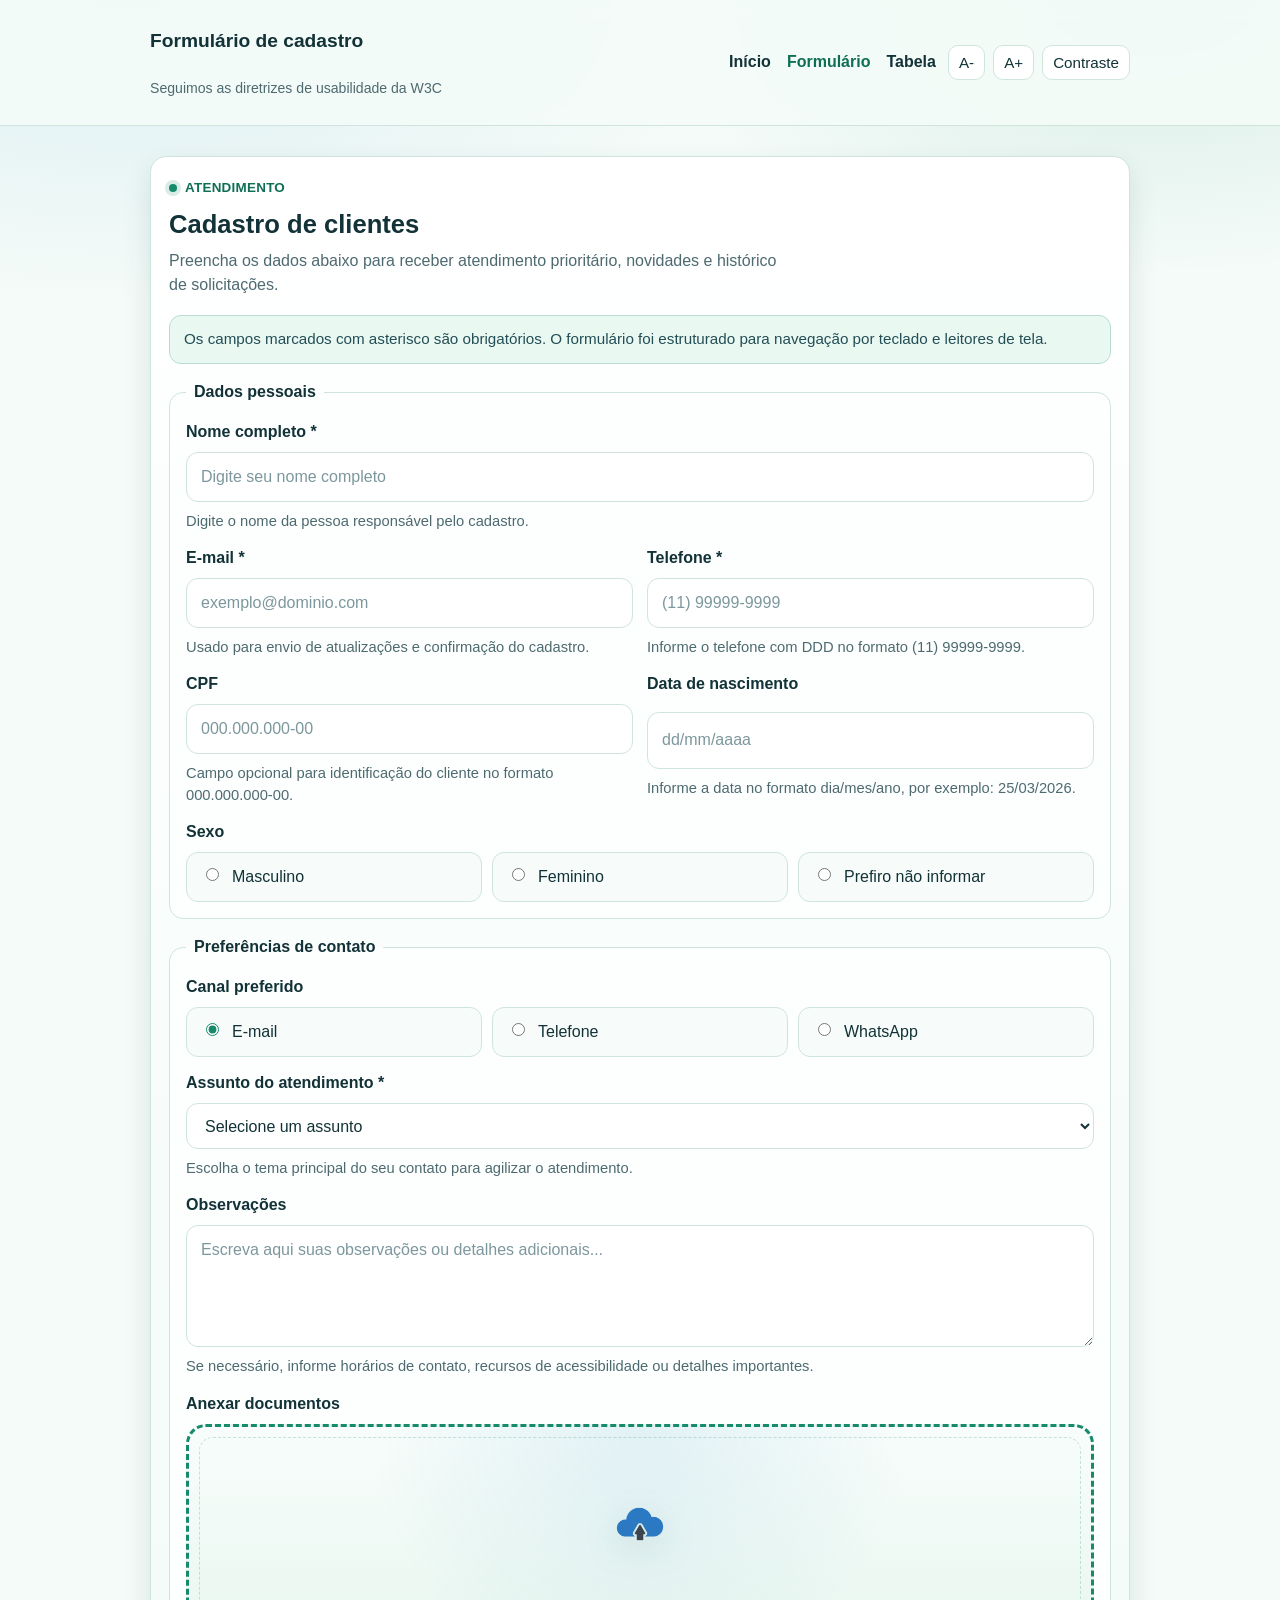
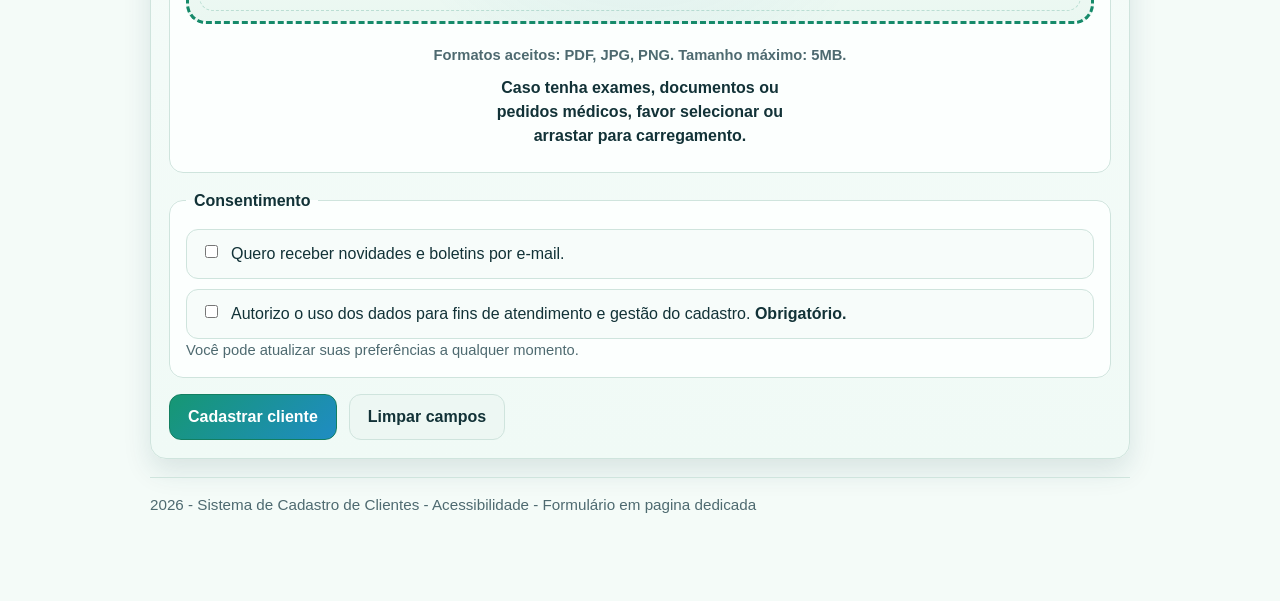
<file: index.html>
﻿<!doctype html>
<html lang="pt-br">
<head>
  <meta charset="utf-8" />
  <meta name="viewport" content="width=device-width, initial-scale=1" />
  <title>Cadastro de Clientes</title>
  <link rel="stylesheet" href="styles.css" />
  <script src="script.js" defer></script>
</head>
<body>
  <a class="skip-link" href="#conteudo-principal">Pular para o conteúdo principal</a>

  <header class="topbar" aria-label="Cabeçalho principal">
    <div class="container">
      <div class="topbar-inner">
        <div class="brand">
          <section class="brand-title" aria-labelledby="titulo-pagina" aria-describedby="descricao-pagina">
            <h1 class="name" id="titulo-pagina">Formulário de cadastro</h1>
            <p class="tagline" id="descricao-pagina">Seguimos as diretrizes de usabilidade da W3C</p>
          </section>
        </div>

        <nav class="site-nav" aria-label="Navegação principal e recursos de acessibilidade">
          <ul class="site-nav-links">
            <li><a class="site-nav-link" href="inicio.html">Início</a></li>
            <li><a class="site-nav-link" href="index.html" aria-current="page">Formulário</a></li>
            <li><a class="site-nav-link" href="tabela.html">Tabela</a></li>
          </ul>

          <div class="site-nav-tools" aria-label="Recursos de acessibilidade">
            <button class="nav-item" id="btn-diminuir" title="Diminuir fonte" aria-label="Diminuir tamanho da fonte">A-</button>
            <button class="nav-item" id="btn-aumentar" title="Aumentar fonte" aria-label="Aumentar tamanho da fonte">A+</button>
            <button class="nav-item" id="btn-contraste" title="Alternar modo alto contraste" aria-pressed="false">Contraste</button>
          </div>
        </nav>
      </div>
    </div>
  </header>

  <p id="acessibilidade-status" class="sr-only" role="status" aria-live="polite" aria-atomic="true"></p>

  <main class="page" id="conteudo-principal">
    <div class="container">
      <div class="card form-card" id="cadastro-clientes">
        <div class="card-pad">
          <div class="kicker"><span class="dot"></span> Atendimento</div>
          <div class="headline form-headline">Cadastro de clientes</div>
          <p class="subhead form-subhead">
            Preencha os dados abaixo para receber atendimento prioritário, novidades e histórico de solicitações.</p>
          <form class="client-form" action="#" method="post" aria-labelledby="titulo-cadastro" aria-describedby="cadastro-ajuda">
            <h2 class="sr-only" id="titulo-cadastro">Formulário de cadastro de clientes</h2>
            <p class="form-helper" id="cadastro-ajuda">
              Os campos marcados com asterisco são obrigatórios. O formulário foi estruturado para navegação por teclado e leitores de tela.
            </p>

            <fieldset class="form-fieldset">
              <legend class="form-legend">Dados pessoais</legend>

              <div class="form-grid">
                <div class="form-group form-group-full">
                  <label class="form-label" for="nome">Nome completo <span aria-hidden="true">*</span></label>
                  <input class="form-input" id="nome" name="nome" type="text" autocomplete="name" required aria-required="true" aria-describedby="nome-ajuda" placeholder="Digite seu nome completo" />
                  <p class="form-hint" id="nome-ajuda">Digite o nome da pessoa responsável pelo cadastro.</p>
                </div>

                <div class="form-group">
                  <label class="form-label" for="email">E-mail <span aria-hidden="true">*</span></label>
                  <input class="form-input" id="email" name="email" type="email" autocomplete="email" inputmode="email" required aria-required="true" aria-describedby="email-ajuda" placeholder="exemplo@dominio.com" />
                  <p class="form-hint" id="email-ajuda">Usado para envio de atualizações e confirmação do cadastro.</p>
                </div>

                <div class="form-group">
                  <label class="form-label" for="telefone">Telefone <span aria-hidden="true">*</span></label>
                  <input class="form-input" id="telefone" name="telefone" type="tel" autocomplete="tel" inputmode="tel" required aria-required="true" aria-describedby="telefone-ajuda" placeholder="(11) 99999-9999" pattern="^\(\d{2}\)\s\d{4,5}-\d{4}$" />
                  <p class="form-hint" id="telefone-ajuda">Informe o telefone com DDD no formato (11) 99999-9999.</p>
                </div>

                <div class="form-group">
                  <label class="form-label" for="cpf">CPF</label>
                  <input class="form-input" id="cpf" name="cpf" type="text" autocomplete="off" inputmode="numeric" aria-describedby="cpf-ajuda" placeholder="000.000.000-00" pattern="^\d{3}\.\d{3}\.\d{3}-\d{2}$" />
                  <p class="form-hint" id="cpf-ajuda">Campo opcional para identificação do cliente no formato 000.000.000-00.</p>
                </div>

                <div class="form-group">
                  <label class="form-label" for="nascimento">Data de nascimento</label>
                  <input class="form-input" id="nascimento" name="nascimento" type="text" inputmode="numeric" autocomplete="bday" placeholder="dd/mm/aaaa" aria-describedby="nascimento-ajuda" pattern="^(0[1-9]|[12][0-9]|3[01])/(0[1-9]|1[0-2])/[0-9]{4}$" />
                  <p class="form-hint" id="nascimento-ajuda">Informe a data no formato dia/mes/ano, por exemplo: 25/03/2026.</p>
                </div>

                <div class="form-group form-group-full">
                  <span class="form-label" id="sexo-label">Sexo</span>
                  <div class="choice-group" role="radiogroup" aria-labelledby="sexo-label" aria-label="Selecione o sexo da pessoa cadastrada">
                    <label class="choice-card">
                      <input type="radio" name="sexo" value="masculino" />
                      <span>Masculino</span>
                    </label>
                    <label class="choice-card">
                      <input type="radio" name="sexo" value="feminino" />
                      <span>Feminino</span>
                    </label>
                    <label class="choice-card">
                      <input type="radio" name="sexo" value="prefiro-nao-informar" />
                      <span>Prefiro não informar</span>
                    </label>
                  </div>
                </div>
              </div>
            </fieldset>

            <fieldset class="form-fieldset">
              <legend class="form-legend">Preferências de contato</legend>

              <div class="form-grid">
                <div class="form-group form-group-full">
                  <span class="form-label" id="contato-preferido">Canal preferido</span>
                  <div class="choice-group" role="radiogroup" aria-labelledby="contato-preferido" aria-label="Selecione o canal preferido para contato">
                    <label class="choice-card">
                      <input type="radio" name="contato" value="email" checked />
                      <span>E-mail</span>
                    </label>
                    <label class="choice-card">
                      <input type="radio" name="contato" value="telefone" />
                      <span>Telefone</span>
                    </label>
                    <label class="choice-card">
                      <input type="radio" name="contato" value="whatsapp" />
                      <span>WhatsApp</span>
                    </label>
                  </div>
                </div>

                <div class="form-group form-group-full">
                  <label class="form-label" for="assunto">Assunto do atendimento <span aria-hidden="true">*</span></label>
                  <select class="form-input" id="assunto" name="assunto" required aria-required="true" aria-describedby="assunto-ajuda">
                    <option value="" disabled selected>Selecione um assunto</option>
                    <option value="agendamento">Agendamento de consultas</option>
                    <option value="exames">Resultados de exames</option>
                    <option value="internacao">Informações sobre internação</option>
                    <option value="urgencia">Pronto-atendimento / Urgência</option>
                    <option value="ouvidoria">Sugestões ou reclamações</option>
                  </select>
                  <p class="form-hint" id="assunto-ajuda">Escolha o tema principal do seu contato para agilizar o atendimento.</p>
                </div>

                <div class="form-group form-group-full">
                  <label class="form-label" for="observacoes">Observações</label>
                  <textarea class="form-input form-textarea" id="observacoes" name="observacoes" rows="4" aria-describedby="observacoes-ajuda" placeholder="Escreva aqui suas observações ou detalhes adicionais..."></textarea>
                  <p class="form-hint" id="observacoes-ajuda">Se necessário, informe horários de contato, recursos de acessibilidade ou detalhes importantes.</p>
                </div>

                <div class="form-group form-group-full">
                  <label class="form-label text-center" for="anexos">Anexar documentos</label>
                  <div class="upload-zone" id="upload-zone" tabindex="0" role="button" aria-label="Anexar documentos" aria-describedby="upload-ajuda">
                    <input type="file" id="anexos" name="anexos[]" multiple class="sr-only" aria-describedby="upload-ajuda" />
                    <div class="upload-content text-center">
                      <img class="upload-help-image upload-zone-image" src="upload.png" alt="Ilustração de upload de arquivos" />
                    </div>
                  </div>
                  <div class="upload-help text-center" id="upload-ajuda">
                    <p class="form-hint upload-help-text">Formatos aceitos: PDF, JPG, PNG. Tamanho máximo: 5MB.</p>
                    <p class="upload-text">Caso tenha exames, documentos ou pedidos médicos, favor <span class="upload-link">selecionar</span> ou arrastar para carregamento.</p>
                  </div>
                  <div id="lista-arquivos" class="file-list" role="status" aria-live="polite" aria-label="Lista de arquivos selecionados"></div>
                </div>
              </div>
            </fieldset>

            <fieldset class="form-fieldset">
              <legend class="form-legend">Consentimento</legend>

              <div class="check-list" aria-describedby="consentimento-ajuda">
                <label class="check-item">
                  <input type="checkbox" name="novidades" />
                  <span>Quero receber novidades e boletins por e-mail.</span>
                </label>
                <label class="check-item">
                  <input type="checkbox" name="lgpd" required aria-required="true" />
                  <span>Autorizo o uso dos dados para fins de atendimento e gestão do cadastro. <strong>Obrigatório.</strong></span>
                </label>
              </div>
              <p class="form-hint" id="consentimento-ajuda">Você pode atualizar suas preferências a qualquer momento.</p>
            </fieldset>

            <div class="form-actions">
              <button class="form-button form-button-primary" type="submit">Cadastrar cliente</button>
              <button class="form-button form-button-secondary" type="reset">Limpar campos</button>
            </div>

            <!-- Modal WhatsApp -->
            <div id="modal-whatsapp" class="modal" role="dialog" aria-labelledby="modal-titulo" aria-describedby="modal-descricao" aria-modal="true" hidden>
              <div class="modal-overlay"></div>
              <div class="modal-content card">
                <div class="card-pad">
                  <h3 id="modal-titulo" class="section-title section-title-no-margin">Número do WhatsApp</h3>
                  <p class="sidebar-text sidebar-text-spaced" id="modal-descricao">Por favor, informe o número de celular para contato via WhatsApp.</p>
                  
                  <div class="form-group">
                    <label class="form-label" for="whatsapp-numero">Celular/WhatsApp <span aria-hidden="true">*</span></label>
                    <input class="form-input" id="whatsapp-numero" name="whatsapp_custom" type="tel" inputmode="tel" placeholder="(11) 99999-9999" aria-required="true" aria-describedby="modal-descricao" />
                  </div>

                  <div class="form-actions" style="margin-top: 20px;">
                    <button type="button" class="form-button form-button-primary" id="btn-confirmar-whatsapp">Confirmar</button>
                    <button type="button" class="form-button form-button-secondary" id="btn-cancelar-whatsapp">Cancelar</button>
                  </div>
                </div>
              </div>
            </div>
          </form>
        </div>
      </div>

      <footer class="footer" aria-label="Rodapé da página">
        <div class="container">
          2026 - Sistema de Cadastro de Clientes - Acessibilidade - Formulário em pagina dedicada
        </div>
      </footer>
    </div>
  </main>
</body>
</html>
</file>
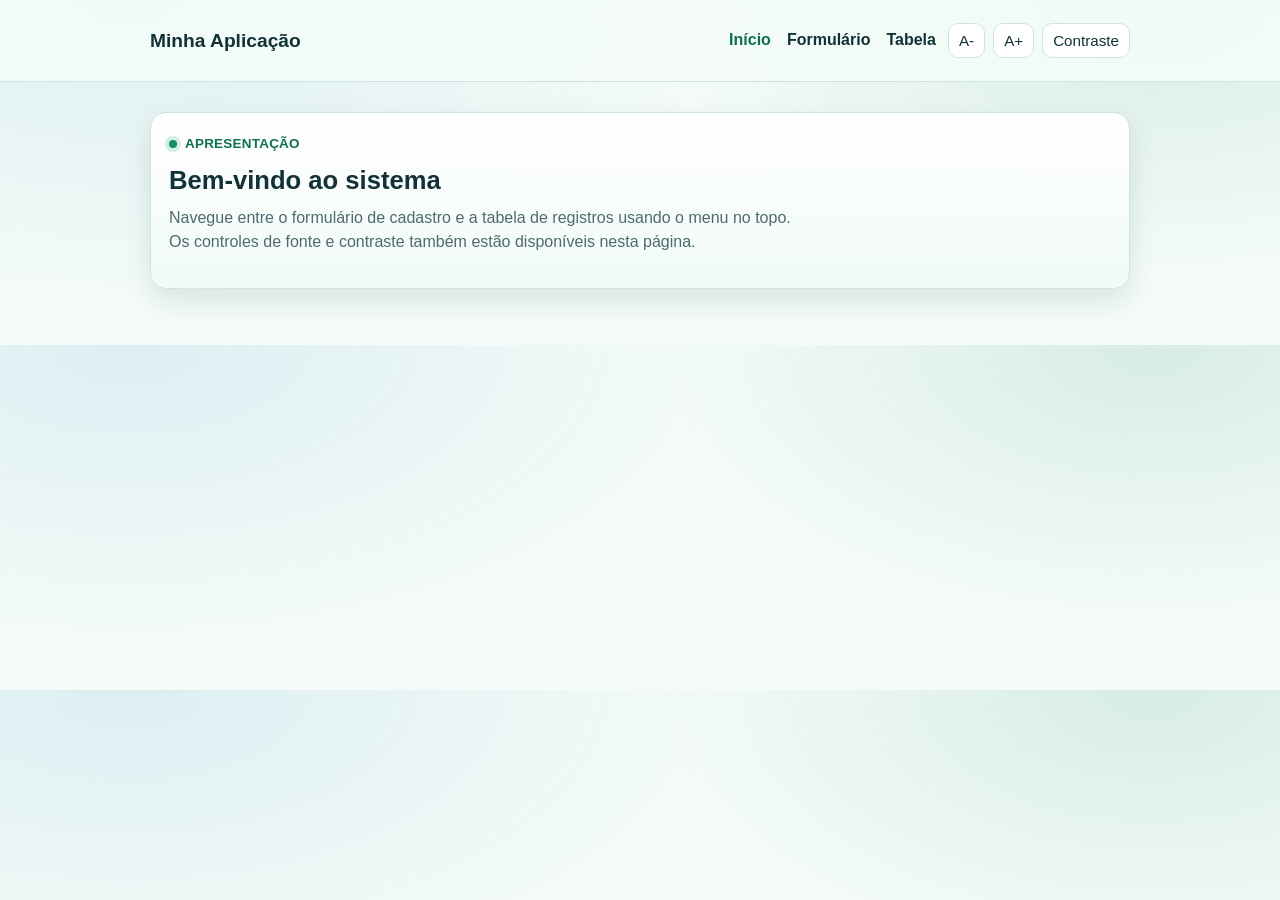
<file: inicio.html>
<!DOCTYPE html>
<html lang="pt-br">
<head>
    <meta charset="UTF-8">
    <meta name="viewport" content="width=device-width, initial-scale=1.0">
    <title>Minha Aplicacao</title>
    <link rel="stylesheet" href="styles.css" />
    <script src="script.js" defer></script>
</head>
<body>
    <a class="skip-link" href="#conteudo-principal">Pular para o conteúdo principal</a>

    <header class="topbar" aria-label="Cabeçalho principal">
        <div class="container">
            <div class="topbar-inner">
                <div class="brand">
                    <section class="brand-title" aria-labelledby="titulo-pagina-inicio">
                        <h1 class="name" id="titulo-pagina-inicio">Minha Aplicação</h1>
                    </section>
                </div>

                <nav class="site-nav" aria-label="Navegação principal e recursos de acessibilidade">
                    <ul class="site-nav-links">
                        <li><a class="site-nav-link" href="inicio.html" aria-current="page">Início</a></li>
                        <li><a class="site-nav-link" href="index.html">Formulário</a></li>
                        <li><a class="site-nav-link" href="tabela.html">Tabela</a></li>
                    </ul>

                    <div class="site-nav-tools" aria-label="Recursos de acessibilidade">
                        <button class="nav-item" id="btn-diminuir" title="Diminuir fonte" aria-label="Diminuir tamanho da fonte">A-</button>
                        <button class="nav-item" id="btn-aumentar" title="Aumentar fonte" aria-label="Aumentar tamanho da fonte">A+</button>
                        <button class="nav-item" id="btn-contraste" title="Alternar modo alto contraste" aria-pressed="false">Contraste</button>
                    </div>
                </nav>
            </div>
        </div>
    </header>

    <p id="acessibilidade-status" class="sr-only" role="status" aria-live="polite" aria-atomic="true"></p>

    <main class="page" id="conteudo-principal">
        <div class="container">
            <div class="card form-card">
                <div class="card-pad">
                    <div class="kicker"><span class="dot"></span> Apresentação</div>
                    <div class="headline form-headline">Bem-vindo ao sistema</div>
                    <p class="subhead form-subhead">
                        Navegue entre o formulário de cadastro e a tabela de registros usando o menu no topo. Os controles de fonte e contraste também estão disponíveis nesta página.
                    </p>
                </div>
            </div>
        </div>
    </main>
</body>
</html>
</file>
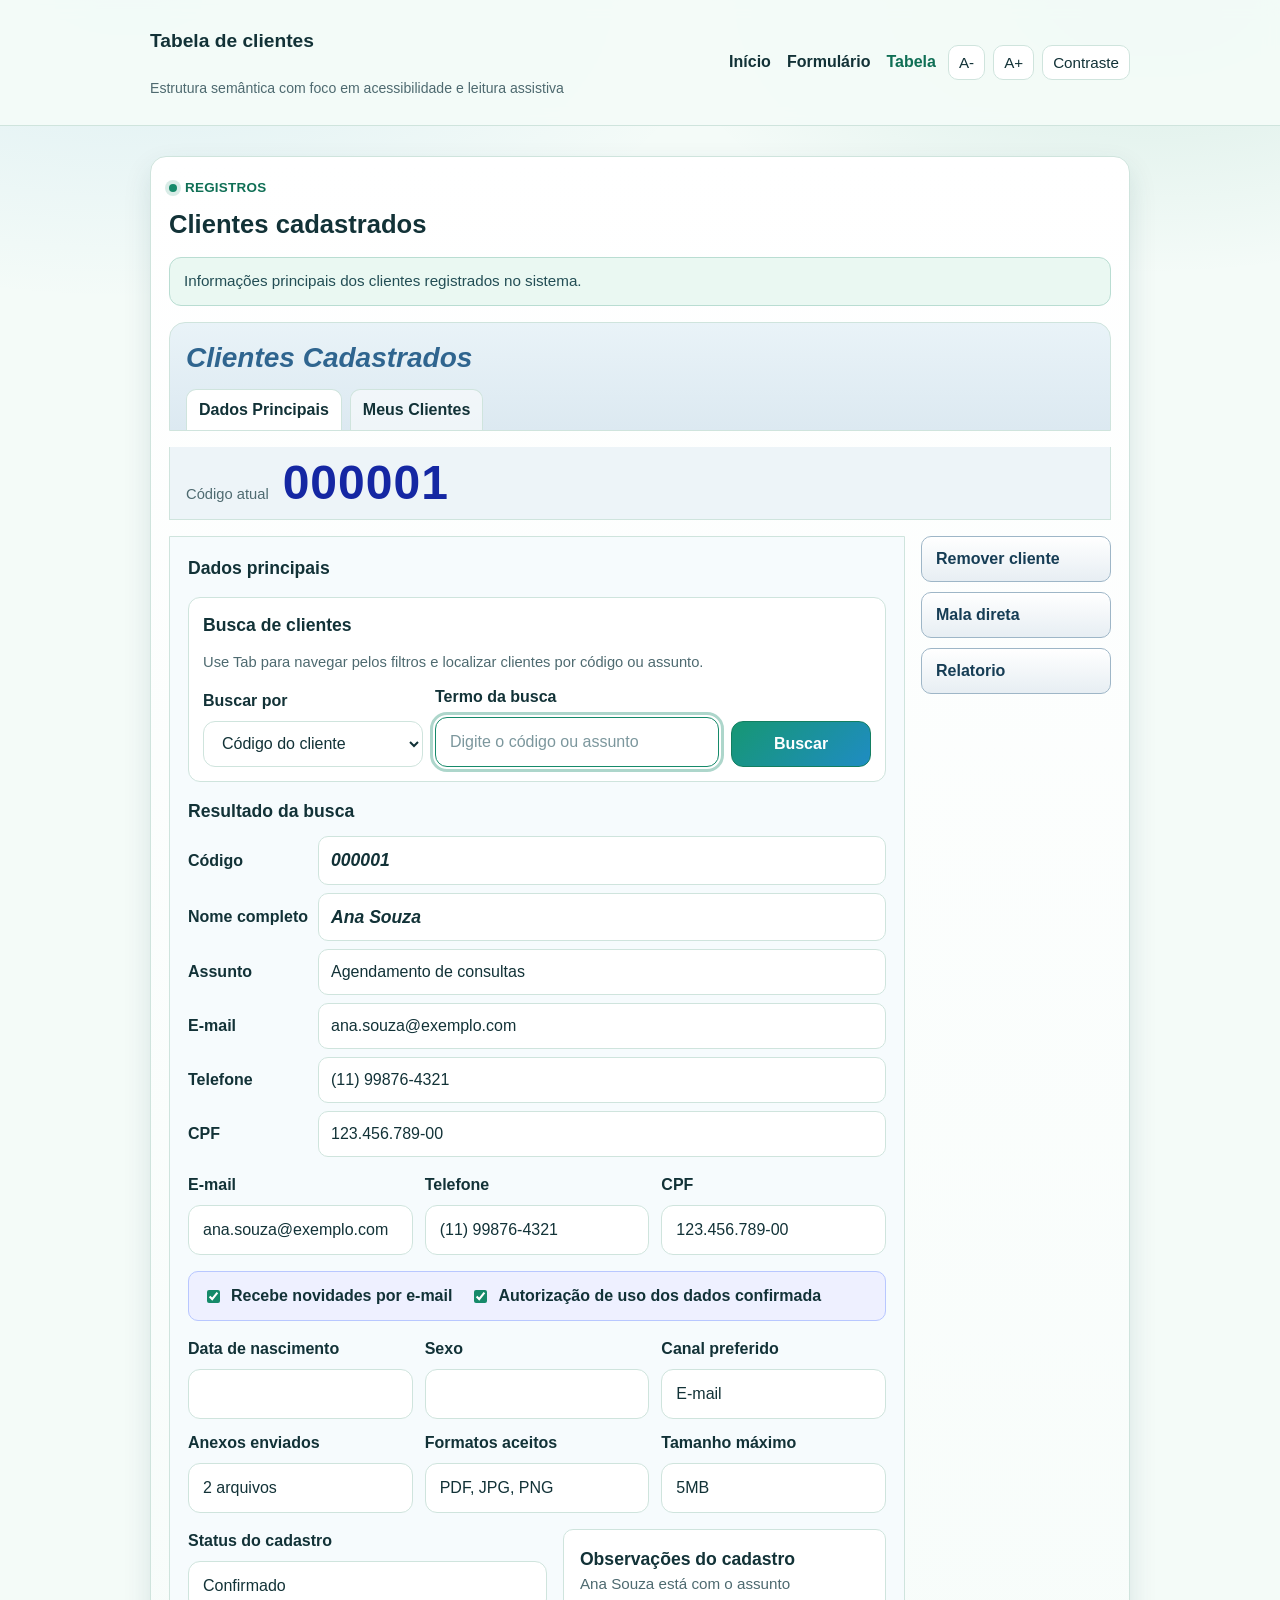
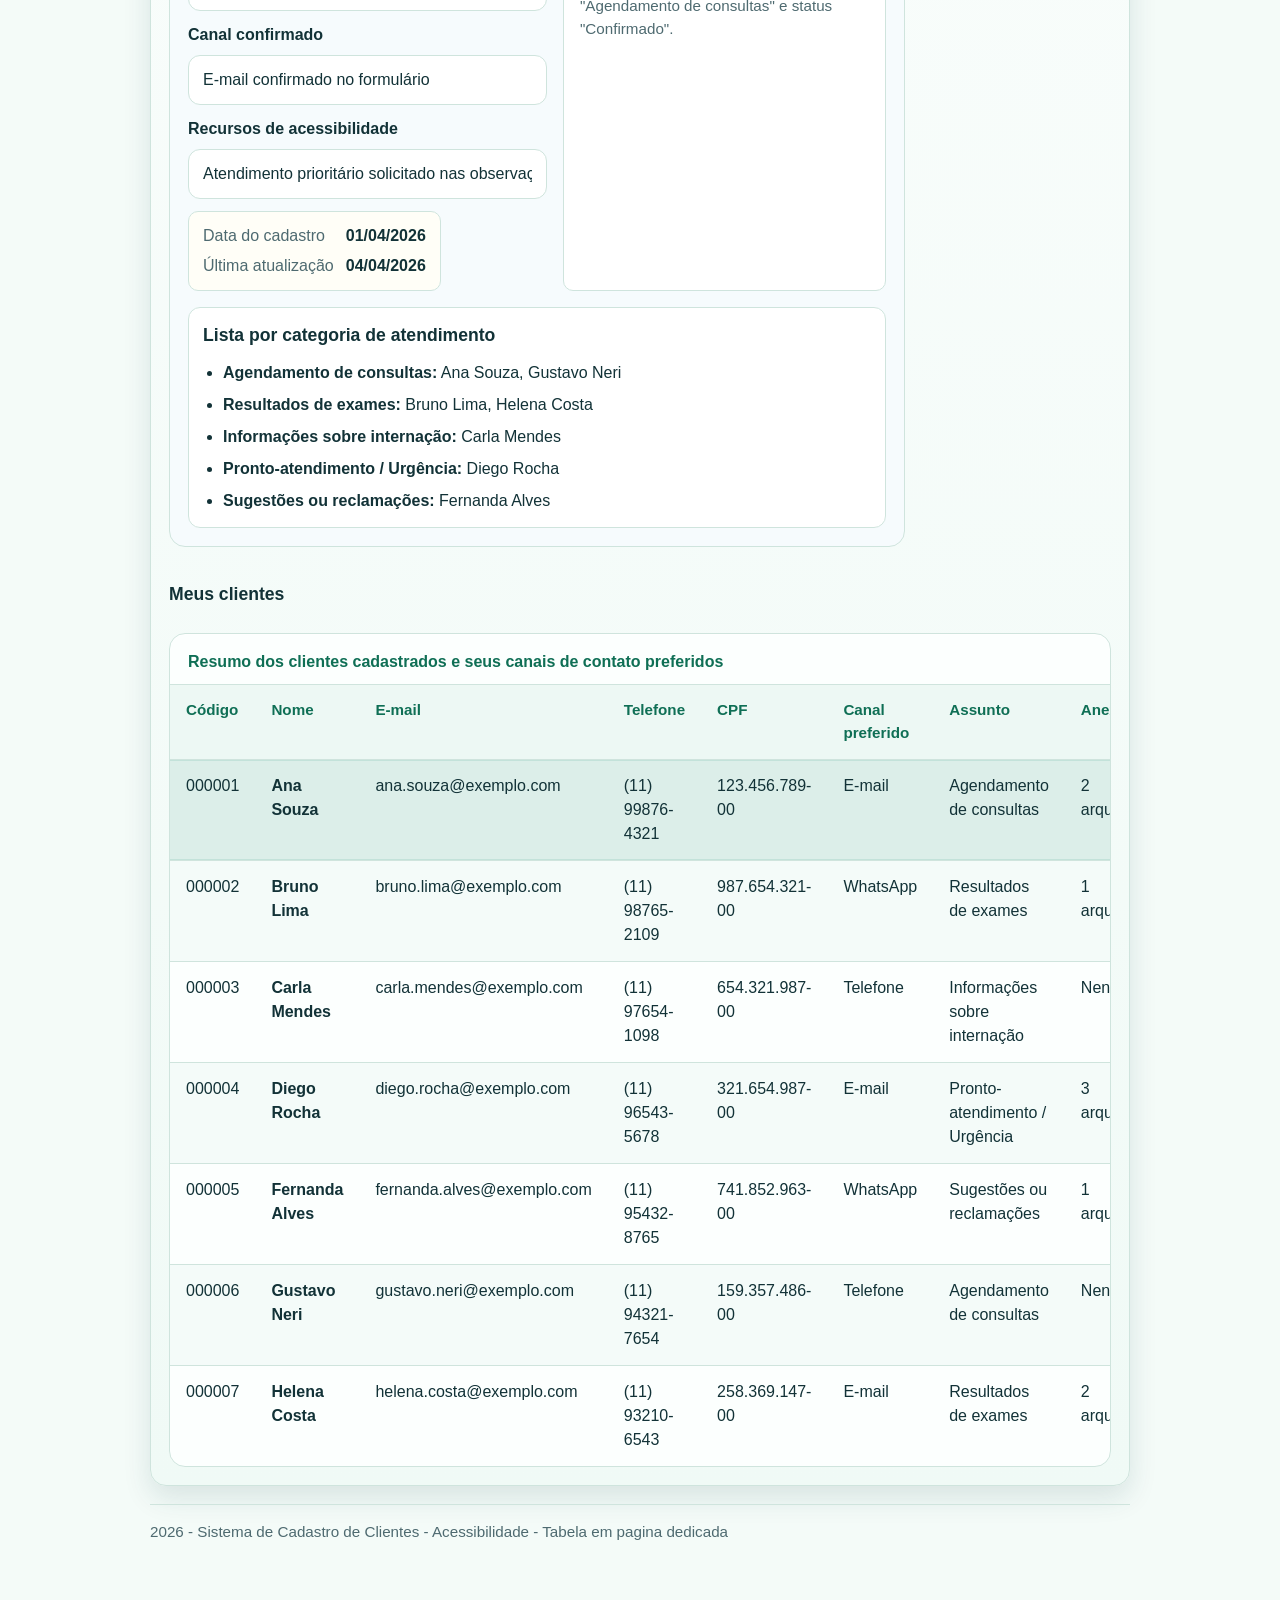
<file: tabela.html>
<!doctype html>
<html lang="pt-br">

<head>
  <meta charset="utf-8" />
  <meta name="viewport" content="width=device-width, initial-scale=1" />
  <title>Tabela de Clientes</title>
  <link rel="stylesheet" href="styles.css" />
  <script src="script.js" defer></script>
</head>

<body>
  <a class="skip-link" href="#conteudo-principal">Pular para o conteúdo principal</a>

  <header class="topbar" aria-label="Cabeçalho principal">
    <div class="container">
      <div class="topbar-inner">
        <div class="brand">
          <section class="brand-title" aria-labelledby="titulo-pagina-tabela" aria-describedby="descricao-pagina-tabela">
            <h1 class="name" id="titulo-pagina-tabela">Tabela de clientes</h1>
            <p class="tagline" id="descricao-pagina-tabela">Estrutura semântica com foco em acessibilidade e leitura assistiva</p>
          </section>
        </div>

        <nav class="site-nav" aria-label="Navegação principal e recursos de acessibilidade">
          <ul class="site-nav-links">
            <li><a class="site-nav-link" href="inicio.html">Início</a></li>
            <li><a class="site-nav-link" href="index.html">Formulário</a></li>
            <li><a class="site-nav-link" href="tabela.html" aria-current="page">Tabela</a></li>
          </ul>

          <div class="site-nav-tools" aria-label="Recursos de acessibilidade">
            <button class="nav-item" id="btn-diminuir" title="Diminuir fonte"
              aria-label="Diminuir tamanho da fonte">A-</button>
            <button class="nav-item" id="btn-aumentar" title="Aumentar fonte"
              aria-label="Aumentar tamanho da fonte">A+</button>
            <button class="nav-item" id="btn-contraste" title="Alternar modo alto contraste"
              aria-pressed="false">Contraste</button>
          </div>
        </nav>
      </div>
    </div>
  </header>

  <p id="acessibilidade-status" class="sr-only" role="status" aria-live="polite" aria-atomic="true"></p>

  <main class="page" id="conteudo-principal">
    <div class="container">
      <div class="card form-card">
        <div class="card-pad">
          <div class="kicker"><span class="dot"></span> Registros</div>
          <div class="headline form-headline">Clientes cadastrados</div>
          <section class="legacy-panel" aria-labelledby="titulo-painel" aria-describedby="descricao-tabela">
            <h2 class="sr-only" id="titulo-painel">Painel de clientes cadastrados</h2>
            <p class="form-helper" id="descricao-tabela">
              Informações principais dos clientes registrados no sistema.
            </p>

            <div class="legacy-header">
              <h3 class="legacy-title">Clientes Cadastrados</h3>
              <nav class="legacy-tabs" aria-label="Seções da página de clientes">
                <a class="legacy-tab legacy-tab-active" href="#dados-principais" aria-current="page">Dados
                  Principais</a>
                <a class="legacy-tab" href="#meus-clientes">Meus Clientes</a>
              </nav>
            </div>

            <div class="legacy-toolbar" aria-label="Resumo do registro atual">
              <div class="legacy-toolbar-field">
                <span class="legacy-toolbar-label">Código atual</span>
                <strong class="legacy-code" aria-label="Código do cliente atual">000001</strong>
              </div>
            </div>

            <div class="legacy-layout">
              <section class="legacy-main" id="dados-principais" aria-labelledby="dados-principais-titulo">
                <h3 class="section-title section-title-no-margin" id="dados-principais-titulo">Dados principais</h3>

                <div class="table-search-panel" aria-labelledby="titulo-busca" aria-describedby="ajuda-busca-clientes">
                  <h4 class="section-title section-title-no-margin" id="titulo-busca">Busca de clientes</h4>
                  <p class="form-hint" id="ajuda-busca-clientes">Use Tab para navegar pelos filtros e localizar clientes por código ou assunto.</p>
                  <div class="table-search-grid">
                    <div class="form-group">
                      <label class="form-label" for="filtro-tipo">Buscar por</label>
                      <select class="form-input" id="filtro-tipo" name="filtro-tipo" aria-describedby="ajuda-busca-clientes">
                        <option value="codigo">Código do cliente</option>
                        <option value="assunto">Assunto</option>
                      </select>
                    </div>
                    <div class="form-group">
                      <label class="form-label" for="filtro-valor">Termo da busca</label>
                      <input class="form-input" id="filtro-valor" name="filtro-valor" type="search"
                        placeholder="Digite o código ou assunto" aria-describedby="ajuda-busca-clientes" />
                      <select class="form-input" id="filtro-assunto" name="filtro-assunto" aria-describedby="ajuda-busca-clientes" hidden>
                        <option value="">Selecione um assunto</option>
                        <option value="agendamento">Agendamento de consultas</option>
                        <option value="exames">Resultados de exames</option>
                        <option value="internacao">Informações sobre internação</option>
                        <option value="urgencia">Pronto-atendimento / Urgência</option>
                        <option value="ouvidoria">Sugestões ou reclamações</option>
                      </select>
                    </div>
                    <div class="form-group table-search-action">
                      <button class="form-button form-button-primary" id="btn-buscar-clientes"
                        type="button" aria-label="Buscar clientes na tabela">Buscar</button>
                    </div>
                  </div>
                </div>

                <div class="table-search-results">
                  <h4 class="section-title section-title-no-margin">Resultado da busca</h4>
                  <dl class="client-summary">
                  <div class="summary-row summary-row-strong">
                    <dt>Código</dt>
                    <dd id="resultado-codigo">000001</dd>
                  </div>
                  <div class="summary-row summary-row-strong">
                    <dt>Nome completo</dt>
                    <dd id="resultado-nome">Ana Souza</dd>
                  </div>
                  <div class="summary-row">
                    <dt>Assunto</dt>
                    <dd id="resultado-assunto">Agendamento de consultas</dd>
                  </div>
                  <div class="summary-row">
                    <dt>E-mail</dt>
                    <dd id="resultado-email">ana.souza@exemplo.com</dd>
                  </div>
                  <div class="summary-row">
                    <dt>Telefone</dt>
                    <dd id="resultado-telefone">(11) 99876-4321</dd>
                  </div>
                  <div class="summary-row">
                    <dt>CPF</dt>
                    <dd id="resultado-cpf">123.456.789-00</dd>
                  </div>
                  </dl>
                </div>

                <div class="legacy-grid legacy-grid-top">
                  <div class="form-group">
                    <label class="form-label" for="email-cliente">E-mail</label>
                    <input class="form-input" id="email-cliente" name="email-cliente" type="email"
                      value="ana.souza@exemplo.com" />
                  </div>
                  <div class="form-group">
                    <label class="form-label" for="telefone-cliente">Telefone</label>
                    <input class="form-input" id="telefone-cliente" name="telefone-cliente" type="tel"
                      value="(11) 99876-4321" />
                  </div>
                  <div class="form-group">
                    <label class="form-label" for="cpf-cliente">CPF</label>
                    <input class="form-input" id="cpf-cliente" name="cpf-cliente" type="text" value="123.456.789-00" />
                  </div>
                </div>

                <fieldset class="legacy-flags">
                  <legend class="sr-only">Consentimentos e preferências</legend>
                  <label class="legacy-check">
                    <input type="checkbox" checked />
                    <span>Recebe novidades por e-mail</span>
                  </label>
                  <label class="legacy-check">
                    <input type="checkbox" checked />
                    <span>Autorização de uso dos dados confirmada</span>
                  </label>
                </fieldset>

                <div class="legacy-grid legacy-grid-address">
                  <div class="form-group">
                    <label class="form-label" for="nascimento-cliente">Data de nascimento</label>
                    <input class="form-input" id="nascimento-cliente" name="nascimento-cliente" type="text"
                      value="25/03/1996" />
                  </div>
                  <div class="form-group">
                    <label class="form-label" for="sexo-cliente">Sexo</label>
                    <input class="form-input" id="sexo-cliente" name="sexo-cliente" type="text" value="Feminino" />
                  </div>
                  <div class="form-group">
                    <label class="form-label" for="canal-preferido">Canal preferido</label>
                    <input class="form-input" id="canal-preferido" name="canal-preferido" type="text" value="E-mail" />
                  </div>
                  <div class="form-group">
                    <label class="form-label" for="anexos-enviados">Anexos enviados</label>
                    <input class="form-input" id="anexos-enviados" name="anexos-enviados" type="text"
                      value="2 arquivos" />
                  </div>
                  <div class="form-group">
                    <label class="form-label" for="formatos-anexo">Formatos aceitos</label>
                    <input class="form-input" id="formatos-anexo" name="formatos-anexo" type="text"
                      value="PDF, JPG, PNG" />
                  </div>
                  <div class="form-group">
                    <label class="form-label" for="limite-anexo">Tamanho máximo</label>
                    <input class="form-input" id="limite-anexo" name="limite-anexo" type="text" value="5MB" />
                  </div>
                </div>

                <div class="legacy-details">
                  <div class="legacy-contacts">
                    <div class="form-group">
                      <label class="form-label" for="status-cadastro">Status do cadastro</label>
                      <input class="form-input" id="status-cadastro" name="status-cadastro" type="text"
                        value="Cadastro concluído" />
                    </div>
                    <div class="form-group">
                      <label class="form-label" for="origem-contato">Canal confirmado</label>
                      <input class="form-input" id="origem-contato" name="origem-contato" type="text"
                        value="E-mail confirmado no formulário" />
                    </div>
                    <div class="form-group">
                      <label class="form-label" for="recursos-acessibilidade">Recursos de acessibilidade</label>
                      <input class="form-input" id="recursos-acessibilidade" name="recursos-acessibilidade" type="text"
                        value="Atendimento prioritário solicitado nas observações" />
                    </div>

                    <div class="legacy-date-card">
                      <span class="legacy-date-label">Data do cadastro</span>
                      <strong>01/04/2026</strong>
                      <span class="legacy-date-label">Última atualização</span>
                      <strong>04/04/2026</strong>
                    </div>
                  </div>

                  <div class="legacy-notes">
                    <h4 class="section-title section-title-no-margin">Observações do cadastro</h4>
                    <p class="table-note">
                      Cliente informou preferência por atendimento prioritário, confirmou o recebimento de novidades por
                      e-mail e anexou documentos para agilizar a análise.
                    </p>
                  </div>
                </div>

                <section class="category-panel" aria-labelledby="titulo-categorias">
                  <h4 class="section-title section-title-no-margin" id="titulo-categorias">Lista por categoria de
                    atendimento</h4>
                  <ul class="category-list">
                    <li><strong>Agendamento de consultas:</strong> Ana Souza, Gustavo Neri</li>
                    <li><strong>Resultados de exames:</strong> Bruno Lima, Helena Costa</li>
                    <li><strong>Informações sobre internação:</strong> Carla Mendes</li>
                    <li><strong>Pronto-atendimento / Urgência:</strong> Diego Rocha</li>
                    <li><strong>Sugestões ou reclamações:</strong> Fernanda Alves</li>
                  </ul>
                </section>
              </section>

              <aside class="legacy-sidebar" aria-label="Ações do cadastro">
                <button class="legacy-action" id="btn-remover-cliente" type="button" aria-label="Remover o cliente selecionado">Remover cliente</button>
                <button class="legacy-action" id="btn-mala-direta" type="button" aria-label="Criar mala direta para os clientes">Mala direta</button>
                <button class="legacy-action" id="btn-relatorio-clientes" type="button" aria-label="Gerar relatório de clientes">Relatorio</button>
              </aside>
            </div>

            <section class="table-section" id="meus-clientes" aria-labelledby="titulo-tabela">
              <h3 class="section-title" id="titulo-tabela">Meus clientes</h3>
              <div class="table-wrapper" tabindex="0" role="region" aria-labelledby="caption-clientes"
                aria-describedby="descricao-tabela">
                <table class="data-table" id="tabela-clientes" aria-describedby="descricao-tabela">
                  <caption id="caption-clientes">Resumo dos clientes cadastrados e seus canais de contato preferidos
                  </caption>
                  <thead>
                    <tr>
                      <th scope="col">Código</th>
                      <th scope="col">Nome</th>
                      <th scope="col">E-mail</th>
                      <th scope="col">Telefone</th>
                      <th scope="col">CPF</th>
                      <th scope="col">Canal preferido</th>
                      <th scope="col">Assunto</th>
                      <th scope="col">Anexos</th>
                      <th scope="col">Consentimento</th>
                    </tr>
                  </thead>
                  <tbody>
                    <tr data-codigo="000001" data-assunto="agendamento de consultas">
                      <td>000001</td>
                      <th scope="row">Ana Souza</th>
                      <td>ana.souza@exemplo.com</td>
                      <td>(11) 99876-4321</td>
                      <td>123.456.789-00</td>
                      <td>E-mail</td>
                      <td>Agendamento de consultas</td>
                      <td>2 arquivos</td>
                      <td><span class="status-badge status-ok">Confirmado</span></td>
                    </tr>
                    <tr data-codigo="000002" data-assunto="resultados de exames">
                      <td>000002</td>
                      <th scope="row">Bruno Lima</th>
                      <td>bruno.lima@exemplo.com</td>
                      <td>(11) 98765-2109</td>
                      <td>987.654.321-00</td>
                      <td>WhatsApp</td>
                      <td>Resultados de exames</td>
                      <td>1 arquivo</td>
                      <td><span class="status-badge status-ok">Confirmado</span></td>
                    </tr>
                    <tr data-codigo="000003" data-assunto="informacoes sobre internacao">
                      <td>000003</td>
                      <th scope="row">Carla Mendes</th>
                      <td>carla.mendes@exemplo.com</td>
                      <td>(11) 97654-1098</td>
                      <td>654.321.987-00</td>
                      <td>Telefone</td>
                      <td>Informações sobre internação</td>
                      <td>Nenhum</td>
                      <td><span class="status-badge status-warn">Pendente</span></td>
                    </tr>
                    <tr data-codigo="000004" data-assunto="pronto-atendimento / urgencia">
                      <td>000004</td>
                      <th scope="row">Diego Rocha</th>
                      <td>diego.rocha@exemplo.com</td>
                      <td>(11) 96543-5678</td>
                      <td>321.654.987-00</td>
                      <td>E-mail</td>
                      <td>Pronto-atendimento / Urgência</td>
                      <td>3 arquivos</td>
                      <td><span class="status-badge status-info">Em análise</span></td>
                    </tr>
                    <tr data-codigo="000005" data-assunto="sugestoes ou reclamacoes">
                      <td>000005</td>
                      <th scope="row">Fernanda Alves</th>
                      <td>fernanda.alves@exemplo.com</td>
                      <td>(11) 95432-8765</td>
                      <td>741.852.963-00</td>
                      <td>WhatsApp</td>
                      <td>Sugestões ou reclamações</td>
                      <td>1 arquivo</td>
                      <td><span class="status-badge status-ok">Confirmado</span></td>
                    </tr>
                    <tr data-codigo="000006" data-assunto="agendamento de consultas">
                      <td>000006</td>
                      <th scope="row">Gustavo Neri</th>
                      <td>gustavo.neri@exemplo.com</td>
                      <td>(11) 94321-7654</td>
                      <td>159.357.486-00</td>
                      <td>Telefone</td>
                      <td>Agendamento de consultas</td>
                      <td>Nenhum</td>
                      <td><span class="status-badge status-warn">Pendente</span></td>
                    </tr>
                    <tr data-codigo="000007" data-assunto="resultados de exames">
                      <td>000007</td>
                      <th scope="row">Helena Costa</th>
                      <td>helena.costa@exemplo.com</td>
                      <td>(11) 93210-6543</td>
                      <td>258.369.147-00</td>
                      <td>E-mail</td>
                      <td>Resultados de exames</td>
                      <td>2 arquivos</td>
                      <td><span class="status-badge status-info">Em análise</span></td>
                    </tr>
                  </tbody>
                </table>
              </div>
            </section>
          </section>
        </div>
      </div>

      <footer class="footer" aria-label="Rodapé da página">
        <div class="container">
          2026 - Sistema de Cadastro de Clientes - Acessibilidade - Tabela em pagina dedicada
        </div>
      </footer>
    </div>
  </main>
</body>

</html>
</file>
<file: styles.css>
﻿:root {
  --bg: #f4fbf8;
  --bg-soft: #e8f6f1;
  --surface: #ffffff;
  --surface-alt: #f0faf6;
  --text: #123237;
  --muted: #4e6a70;
  --brand: #168a6a;
  --brand-strong: #0f6f55;
  --accent: #1f8cc3;
  --border: #cfe4dd;
  --shadow: 0 12px 28px rgba(17, 68, 78, 0.12);
  --focus: rgba(22, 138, 106, 0.35);
  --base-font: 16px;
}

* {
  box-sizing: border-box;
}

body {
  margin: 0;
  font-family: "Segoe UI", Tahoma, Geneva, Verdana, sans-serif;
  background:
    radial-gradient(1000px 500px at 10% 0%, rgba(31, 140, 195, 0.11), transparent 60%),
    radial-gradient(900px 500px at 90% 0%, rgba(22, 138, 106, 0.13), transparent 55%),
    var(--bg);
  color: var(--text);
  font-size: var(--base-font);
  line-height: 1.5;
}

.container {
  width: min(980px, 92vw);
  margin: 0 auto;
}

.topbar {
  position: sticky;
  top: 0;
  z-index: 50;
  background: rgba(244, 251, 248, 0.94);
  backdrop-filter: blur(8px);
  border-bottom: 1px solid var(--border);
}

.topbar-inner {
  display: flex;
  align-items: center;
  justify-content: space-between;
  gap: 16px;
  padding: 14px 0;
}

.brand {
  display: flex;
  align-items: center;
}

.brand-title {
  display: flex;
  flex-direction: column;
  line-height: 1.1;
}

.brand-title .name {
  font-weight: 800;
  font-size: 1.2rem;
}

.brand-title .tagline {
  font-size: 0.88em;
  color: var(--muted);
}

.tools {
  display: flex;
  gap: 8px;
  align-items: center;
  flex-wrap: wrap;
  justify-content: flex-end;
}

.site-nav {
  display: flex;
  align-items: center;
  gap: 12px;
  margin-left: auto;
  flex-wrap: wrap;
  justify-content: flex-end;
}

.site-nav-links {
  display: flex;
  align-items: center;
  gap: 16px;
  list-style: none;
  margin: 0;
  padding: 0;
  flex-wrap: wrap;
}

.site-nav-links li {
  margin: 0;
}

.site-nav-link {
  display: inline-block;
  padding: 8px 0;
  color: var(--text);
  text-decoration: none;
  font-weight: 700;
}

.site-nav-link:focus,
.site-nav-link:hover,
.site-nav-link[aria-current="page"] {
  color: var(--brand-strong);
}

.site-nav-tools {
  display: flex;
  gap: 8px;
  align-items: center;
  flex-wrap: wrap;
  justify-content: flex-end;
}

.nav-item {
  padding: 8px 10px;
  border-radius: 10px;
  border: 1px solid var(--border);
  background: var(--surface);
  color: var(--text);
  font-size: 0.95em;
  cursor: pointer;
  outline: 2px solid transparent;
  outline-offset: 2px;
  transition: border-color 0.15s ease, transform 0.05s ease, outline-color 0.15s ease;
}

.nav-item:hover {
  border-color: #9ac7bb;
}

.nav-item:focus {
  outline-color: var(--focus);
  border-color: var(--brand);
}

.nav-item:active {
  transform: translateY(1px);
}

.skip-link {
  position: absolute;
  left: 12px;
  top: -48px;
  padding: 10px 12px;
  border-radius: 10px;
  background: var(--brand-strong);
  color: #ffffff;
  text-decoration: none;
  font-weight: 700;
  z-index: 100;
}

.skip-link:focus {
  top: 12px;
  outline: 3px solid var(--focus);
}

.page {
  padding: 20px 0 56px;
}

.card {
  border: 1px solid var(--border);
  border-radius: 16px;
  background: linear-gradient(180deg, var(--surface), var(--surface-alt));
  box-shadow: var(--shadow);
}

.form-card {
  margin-top: 10px;
}

.card-pad {
  padding: 18px;
}

.kicker {
  display: inline-flex;
  align-items: center;
  gap: 8px;
  color: var(--brand-strong);
  font-size: 0.84em;
  letter-spacing: 0.25px;
  text-transform: uppercase;
  font-weight: 700;
}

.dot {
  width: 8px;
  height: 8px;
  border-radius: 999px;
  background: var(--brand);
  box-shadow: 0 0 0 4px rgba(22, 138, 106, 0.16);
}

.headline {
  margin-top: 10px;
  font-size: clamp(1.35rem, 2vw, 1.9rem);
  line-height: 1.2;
  font-weight: 800;
}

.form-headline {
  margin-bottom: 6px;
}

.subhead {
  margin-top: 10px;
  color: var(--muted);
}

.form-subhead {
  max-width: 70ch;
}

.section-title {
  margin: 0 0 12px;
  font-size: 1.1rem;
  font-weight: 800;
}

.section-title-no-margin {
  margin: 0;
}

.sr-only {
  position: absolute;
  width: 1px;
  height: 1px;
  padding: 0;
  margin: -1px;
  overflow: hidden;
  clip: rect(0, 0, 0, 0);
  white-space: nowrap;
  border: 0;
}

.client-form {
  margin-top: 18px;
  display: grid;
  gap: 16px;
}

.form-helper {
  margin: 0;
  padding: 12px 14px;
  border-radius: 12px;
  border: 1px solid #b9ddd2;
  background: #eaf8f2;
  color: #234e55;
  font-size: 0.95em;
}

.form-fieldset {
  margin: 0;
  padding: 16px;
  border: 1px solid var(--border);
  border-radius: 14px;
  background: #fcfffe;
}

.form-legend {
  padding: 0 8px;
  font-weight: 800;
}

.form-grid {
  display: grid;
  grid-template-columns: repeat(2, minmax(0, 1fr));
  gap: 14px;
}

.form-group {
  display: grid;
  gap: 8px;
}

.form-group-full {
  grid-column: 1 / -1;
}

.form-label {
  font-weight: 700;
}

.form-input {
  width: 100%;
  min-height: 46px;
  padding: 12px 14px;
  border: 1px solid var(--border);
  border-radius: 12px;
  background: #ffffff;
  color: var(--text);
  font: inherit;
}

.form-input::placeholder {
  color: #7c979d;
}

.form-input:focus,
.choice-card:focus-within,
.check-item:focus-within,
.form-button:focus {
  outline: 3px solid var(--focus);
  outline-offset: 2px;
  border-color: var(--brand);
}

.form-textarea {
  min-height: 120px;
  resize: vertical;
}

.form-hint {
  margin: 0;
  color: var(--muted);
  font-size: 0.92em;
}

.upload-zone {
  position: relative;
  display: grid;
  place-items: center;
  min-height: 200px;
  padding: 24px;
  border: 3px dashed var(--brand);
  border-radius: 20px;
  background:
    radial-gradient(circle at top, rgba(31, 140, 195, 0.1), transparent 55%),
    linear-gradient(180deg, #f8fdfb, #eaf7f1);
  cursor: pointer;
  overflow: hidden;
  transition: border-color 0.15s ease, background 0.15s ease, box-shadow 0.15s ease, transform 0.05s ease;
}

.upload-zone::before {
  content: "";
  position: absolute;
  inset: 10px;
  border: 1px dashed rgba(22, 138, 106, 0.22);
  border-radius: 14px;
  pointer-events: none;
}

.upload-zone:hover,
.upload-zone:focus {
  border-color: var(--accent);
  background:
    radial-gradient(circle at top, rgba(31, 140, 195, 0.14), transparent 55%),
    linear-gradient(180deg, #f3fbf8, #e2f4ed);
  box-shadow: 0 0 0 4px rgba(22, 138, 106, 0.12), 0 14px 26px rgba(17, 68, 78, 0.08);
}

.upload-zone:active {
  transform: translateY(1px);
}

.upload-zone.dragover {
  border-color: var(--brand-strong);
  background:
    radial-gradient(circle at top, rgba(31, 140, 195, 0.18), transparent 55%),
    linear-gradient(180deg, #e7f7f1, #d8f0e8);
  box-shadow: 0 0 0 5px rgba(31, 140, 195, 0.14), 0 14px 28px rgba(17, 68, 78, 0.12);
}

.upload-content {
  display: grid;
  gap: 8px;
  justify-items: center;
}

.upload-zone-image {
  width: 132px;
  max-width: 100%;
  height: auto;
  filter: drop-shadow(0 10px 18px rgba(17, 68, 78, 0.12));
  transition: transform 0.18s ease;
}

.upload-zone:hover .upload-zone-image,
.upload-zone:focus .upload-zone-image,
.upload-zone.dragover .upload-zone-image {
  transform: scale(1.05);
}

.upload-text {
  margin: 0;
  max-width: 34ch;
  color: var(--text);
  font-weight: 600;
  text-align: center;
}

.upload-link {
  color: inherit;
  font-weight: inherit;
  text-decoration: none;
}

.upload-help {
  display: grid;
  justify-items: center;
  gap: 10px;
  margin-top: 12px;
}

.upload-help-image {
  width: 72px;
  max-width: 100%;
  height: auto;
}

.upload-help-text {
  text-align: center;
  font-weight: 700;
}

.table-section {
  margin-top: 18px;
  display: grid;
  gap: 14px;
}

.legacy-panel {
  margin-top: 18px;
  display: grid;
  gap: 16px;
}

.legacy-header {
  display: grid;
  gap: 10px;
  padding: 14px 16px 0;
  border: 1px solid var(--border);
  border-radius: 16px 16px 0 0;
  background: linear-gradient(180deg, #e9f3f8, #dce9f1);
}

.legacy-title {
  margin: 0;
  color: #2f658f;
  font-size: 1.75rem;
  font-style: italic;
}

.legacy-tabs {
  display: flex;
  gap: 8px;
  flex-wrap: wrap;
}

.legacy-tab {
  padding: 8px 12px;
  border: 1px solid var(--border);
  border-bottom: none;
  border-radius: 10px 10px 0 0;
  background: rgba(255, 255, 255, 0.55);
  color: var(--text);
  text-decoration: none;
  font-weight: 700;
}

.legacy-tab-active {
  background: #ffffff;
}

.legacy-toolbar {
  display: flex;
  align-items: center;
  justify-content: space-between;
  gap: 16px;
  flex-wrap: wrap;
  padding: 12px 16px;
  border: 1px solid var(--border);
  border-top: none;
  background: #edf4f8;
}

.legacy-check {
  display: inline-flex;
  align-items: center;
  gap: 8px;
  font-weight: 600;
}

.legacy-check input {
  accent-color: var(--brand);
}

.legacy-toolbar-field {
  display: flex;
  align-items: baseline;
  gap: 14px;
}

.legacy-toolbar-label {
  color: var(--muted);
  font-size: 0.92em;
}

.legacy-code {
  color: #1527a3;
  font-size: clamp(2rem, 4vw, 3rem);
  line-height: 1;
  letter-spacing: 1px;
}

.legacy-layout {
  display: grid;
  grid-template-columns: minmax(0, 1fr) 190px;
  gap: 16px;
  align-items: start;
}

.legacy-main {
  display: grid;
  gap: 16px;
  padding: 18px;
  border: 1px solid var(--border);
  border-radius: 0 0 16px 16px;
  background: #f6fbfd;
}

.table-search-panel,
.category-panel {
  display: grid;
  gap: 12px;
  padding: 14px;
  border: 1px solid var(--border);
  border-radius: 12px;
  background: #ffffff;
}

.table-search-grid {
  display: grid;
  grid-template-columns: 220px minmax(0, 1fr) auto;
  gap: 12px;
  align-items: end;
}

.table-search-action {
  min-width: 140px;
}

.category-list {
  margin: 0;
  padding-left: 20px;
  color: var(--text);
}

.category-list li + li {
  margin-top: 8px;
}

.client-summary {
  margin: 0;
  display: grid;
  gap: 8px;
}

.table-search-results {
  display: grid;
  gap: 12px;
}

.summary-row {
  display: grid;
  grid-template-columns: 120px minmax(0, 1fr);
  gap: 10px;
  align-items: center;
}

.summary-row dt {
  font-weight: 700;
}

.summary-row dd {
  margin: 0;
  padding: 10px 12px;
  border: 1px solid var(--border);
  border-radius: 10px;
  background: #ffffff;
}

.summary-row-strong dd {
  font-size: 1.1rem;
  font-style: italic;
  font-weight: 800;
}

.legacy-grid {
  display: grid;
  gap: 12px;
}

.legacy-grid-top {
  grid-template-columns: repeat(3, minmax(0, 1fr));
}

.legacy-grid-address {
  grid-template-columns: repeat(3, minmax(0, 1fr));
}

.legacy-grid-phones {
  grid-template-columns: repeat(2, minmax(0, 1fr));
}

.legacy-col-span-2 {
  grid-column: span 2;
}

.legacy-flags {
  display: flex;
  flex-wrap: wrap;
  gap: 18px;
  margin: 0;
  padding: 12px 14px;
  border: 1px solid #b8c7ff;
  border-radius: 10px;
  background: #eef0ff;
}

.legacy-details {
  display: grid;
  grid-template-columns: minmax(0, 1fr) minmax(260px, 0.9fr);
  gap: 16px;
}

.legacy-contacts {
  display: grid;
  gap: 12px;
}

.legacy-date-card {
  display: grid;
  grid-template-columns: auto auto;
  gap: 6px 12px;
  width: fit-content;
  padding: 12px 14px;
  border: 1px solid var(--border);
  border-radius: 10px;
  background: #fffef7;
}

.legacy-date-label {
  color: var(--muted);
}

.legacy-notes {
  min-height: 100%;
  padding: 16px;
  border: 1px solid var(--border);
  border-radius: 10px;
  background: #ffffff;
}

.legacy-sidebar {
  display: grid;
  gap: 10px;
}

.legacy-action {
  min-height: 46px;
  padding: 0 14px;
  border: 1px solid #9eb6c7;
  border-radius: 10px;
  background: linear-gradient(180deg, #ffffff, #e7eef3);
  color: #163d55;
  font: inherit;
  font-weight: 700;
  text-align: left;
  cursor: pointer;
}

.legacy-action:hover,
.legacy-action:focus {
  outline: 3px solid var(--focus);
  outline-offset: 2px;
  border-color: #5d92b2;
}

.table-wrapper {
  overflow-x: auto;
  border: 1px solid var(--border);
  border-radius: 16px;
  background: #fcfffe;
  box-shadow: inset 0 1px 0 rgba(255, 255, 255, 0.7);
}

.table-wrapper:focus {
  outline: 3px solid var(--focus);
  outline-offset: 3px;
}

.data-table {
  width: 100%;
  min-width: 760px;
  border-collapse: collapse;
}

.data-table caption {
  padding: 16px 18px 10px;
  color: var(--brand-strong);
  font-weight: 800;
  text-align: left;
}

.data-table th,
.data-table td {
  padding: 14px 16px;
  border-top: 1px solid var(--border);
  text-align: left;
  vertical-align: top;
}

.data-table thead th {
  position: sticky;
  top: 0;
  z-index: 1;
  background: #edf8f4;
  color: var(--brand-strong);
  font-size: 0.95em;
}

.data-table tbody th {
  font-weight: 800;
}

.data-table tbody tr:nth-child(even) {
  background: rgba(232, 246, 241, 0.45);
}

.data-table tbody tr:hover {
  background: rgba(31, 140, 195, 0.08);
}

.data-table tbody tr {
  cursor: pointer;
}

.data-table tbody tr.is-selected {
  background: rgba(22, 138, 106, 0.14);
}

.data-table tbody tr.is-selected th,
.data-table tbody tr.is-selected td {
  box-shadow: inset 0 1px 0 rgba(22, 138, 106, 0.12), inset 0 -1px 0 rgba(22, 138, 106, 0.12);
}

.status-badge {
  display: inline-flex;
  align-items: center;
  justify-content: center;
  min-width: 96px;
  padding: 6px 10px;
  border-radius: 999px;
  font-size: 0.9em;
  font-weight: 800;
}

.status-ok {
  background: #e7f7ef;
  color: #196b47;
}

.status-warn {
  background: #fff3d9;
  color: #8a5a00;
}

.status-info {
  background: #e5f3fb;
  color: #145b82;
}

.table-note {
  margin: 0;
  color: var(--muted);
  font-size: 0.95em;
}

.choice-group {
  display: grid;
  grid-template-columns: repeat(3, minmax(0, 1fr));
  gap: 10px;
}

.choice-card,
.check-item {
  display: flex;
  align-items: flex-start;
  gap: 10px;
  padding: 12px 14px;
  border: 1px solid var(--border);
  border-radius: 12px;
  background: #f7fcfa;
}

.choice-card input,
.check-item input {
  margin-top: 3px;
  accent-color: var(--brand);
}

.check-list {
  display: grid;
  gap: 10px;
}

.form-actions {
  display: flex;
  gap: 12px;
  flex-wrap: wrap;
}

.form-button {
  min-height: 46px;
  padding: 0 18px;
  border: 1px solid var(--border);
  border-radius: 12px;
  font: inherit;
  font-weight: 700;
  cursor: pointer;
  color: var(--text);
  background: #f8fdfb;
  transition: transform 0.05s ease, border-color 0.15s ease, background 0.15s ease;
}

.form-button:hover {
  border-color: #8bbcaf;
}

.form-button:active {
  transform: translateY(1px);
}

.form-button-primary {
  color: #ffffff;
  border-color: #137f61;
  background: linear-gradient(135deg, #169773, #1f8cc3);
}

.form-button-secondary {
  background: #edf7f3;
}

.footer {
  margin-top: 18px;
  padding: 16px 0 28px;
  border-top: 1px solid var(--border);
  color: var(--muted);
  font-size: 0.95em;
}

@media (max-width: 860px) {
  .topbar-inner {
    flex-direction: column;
    align-items: flex-start;
  }

  .site-nav {
    width: 100%;
    margin-left: 0;
    justify-content: flex-start;
  }

  .site-nav-tools {
    width: 100%;
    justify-content: flex-start;
  }

  .tools {
    width: 100%;
    justify-content: flex-start;
  }

  .legacy-layout,
  .legacy-details {
    grid-template-columns: 1fr;
  }

  .legacy-sidebar {
    grid-template-columns: repeat(2, minmax(0, 1fr));
  }
}

@media (max-width: 720px) {
  .site-nav {
    align-items: flex-start;
  }

  .site-nav-links {
    gap: 12px;
  }

  .form-grid,
  .choice-group {
    grid-template-columns: 1fr;
  }

  .table-search-grid,
  .summary-row,
  .legacy-grid-top,
  .legacy-grid-address,
  .legacy-grid-phones,
  .legacy-sidebar,
  .legacy-date-card {
    grid-template-columns: 1fr;
  }

  .legacy-col-span-2 {
    grid-column: auto;
  }

  .legacy-toolbar {
    align-items: flex-start;
  }

  .legacy-toolbar-field {
    flex-direction: column;
    align-items: flex-start;
    gap: 8px;
  }

  .data-table th,
  .data-table td {
    padding: 12px 14px;
  }
}

body.alto-contraste {
  --bg: #000000 !important;
  --bg-soft: #000000 !important;
  --surface: #111111 !important;
  --surface-alt: #111111 !important;
  --text: #ffffff !important;
  --muted: #f0f0f0 !important;
  --brand: #ffff00 !important;
  --brand-strong: #ffff00 !important;
  --accent: #ffff00 !important;
  --border: rgba(255, 255, 255, 0.55) !important;
  --focus: rgba(255, 255, 0, 0.45) !important;
  --shadow: none !important;
  background: #000000 !important;
}

body.alto-contraste #btn-contraste {
  border: 2px solid #ffff00 !important;
  background: rgba(255, 255, 0, 0.15) !important;
  color: #ffff00 !important;
  font-weight: 700 !important;
}

body.alto-contraste .topbar {
  background: #000000 !important;
  border-bottom-color: #ffff00 !important;
}

body.alto-contraste .brand-title .name,
body.alto-contraste .brand-title .tagline,
body.alto-contraste .site-nav-link,
body.alto-contraste .nav-item {
  color: #ffffff !important;
}

body.alto-contraste .form-helper,
body.alto-contraste .form-fieldset,
body.alto-contraste .form-input,
body.alto-contraste .choice-card,
body.alto-contraste .check-item,
body.alto-contraste .form-button,
body.alto-contraste .legacy-header,
body.alto-contraste .legacy-toolbar,
body.alto-contraste .legacy-main,
body.alto-contraste .legacy-flags,
body.alto-contraste .legacy-action,
body.alto-contraste .summary-row dd,
body.alto-contraste .legacy-notes,
body.alto-contraste .legacy-date-card,
body.alto-contraste .table-wrapper,
body.alto-contraste .data-table th,
body.alto-contraste .data-table td {
  border-color: rgba(255, 255, 255, 0.65) !important;
}

body.alto-contraste .form-helper {
  background: rgba(255, 255, 0, 0.12) !important;
  color: #ffffff !important;
}

body.alto-contraste .form-input,
body.alto-contraste .form-fieldset,
body.alto-contraste .choice-card,
body.alto-contraste .check-item,
body.alto-contraste .form-button-secondary,
body.alto-contraste .legacy-header,
body.alto-contraste .legacy-toolbar,
body.alto-contraste .legacy-main,
body.alto-contraste .legacy-flags,
body.alto-contraste .legacy-action,
body.alto-contraste .summary-row dd,
body.alto-contraste .legacy-notes,
body.alto-contraste .legacy-date-card,
body.alto-contraste .table-wrapper,
body.alto-contraste .data-table thead th,
body.alto-contraste .data-table tbody tr:nth-child(even) {
  background: #111111 !important;
}

body.alto-contraste .form-button-primary {
  background: #222200 !important;
  color: #ffff00 !important;
}

body.alto-contraste .legacy-title,
body.alto-contraste .legacy-code,
body.alto-contraste .legacy-tab,
body.alto-contraste .legacy-action {
  color: #ffff00 !important;
}

body.alto-contraste .tagline,
body.alto-contraste .form-hint,
body.alto-contraste .table-note,
body.alto-contraste .legacy-toolbar-label,
body.alto-contraste .site-nav-link,
body.alto-contraste .upload-text,
body.alto-contraste .upload-help-text,
body.alto-contraste .upload-link,
body.alto-contraste .data-table td,
body.alto-contraste .data-table tbody th,
body.alto-contraste .summary-row dt,
body.alto-contraste .legacy-check span,
body.alto-contraste .category-list,
body.alto-contraste .category-list strong,
body.alto-contraste .section-title,
body.alto-contraste .section-title-no-margin {
  color: #ffffff !important;
}

body.alto-contraste .legacy-tab,
body.alto-contraste .site-nav-link[aria-current="page"],
body.alto-contraste .legacy-tab-active,
body.alto-contraste .nav-item {
  background: #000000 !important;
  border-color: #ffff00 !important;
}

body.alto-contraste .site-nav-link {
  background: transparent !important;
}

body.alto-contraste .site-nav-link:hover,
body.alto-contraste .site-nav-link:focus,
body.alto-contraste .nav-item:hover,
body.alto-contraste .nav-item:focus {
  color: #ffff00 !important;
  outline-color: rgba(255, 255, 0, 0.45) !important;
}

body.alto-contraste .legacy-tab-active,
body.alto-contraste .site-nav-link[aria-current="page"] {
  color: #ffff00 !important;
  box-shadow: 0 0 0 2px rgba(255, 255, 0, 0.25) inset !important;
}

body.alto-contraste .table-search-panel,
body.alto-contraste .category-panel,
body.alto-contraste .client-summary,
body.alto-contraste .summary-row dd {
  background: #000000 !important;
}

body.alto-contraste .data-table tbody tr:hover,
body.alto-contraste .data-table tbody tr.is-selected {
  background: #1f1f00 !important;
}

body.alto-contraste .form-input::placeholder {
  color: #d9d9d9 !important;
}

body.alto-contraste .status-badge {
  border: 1px solid #ffff00 !important;
  background: transparent !important;
  color: #ffff00 !important;
}
</file>
